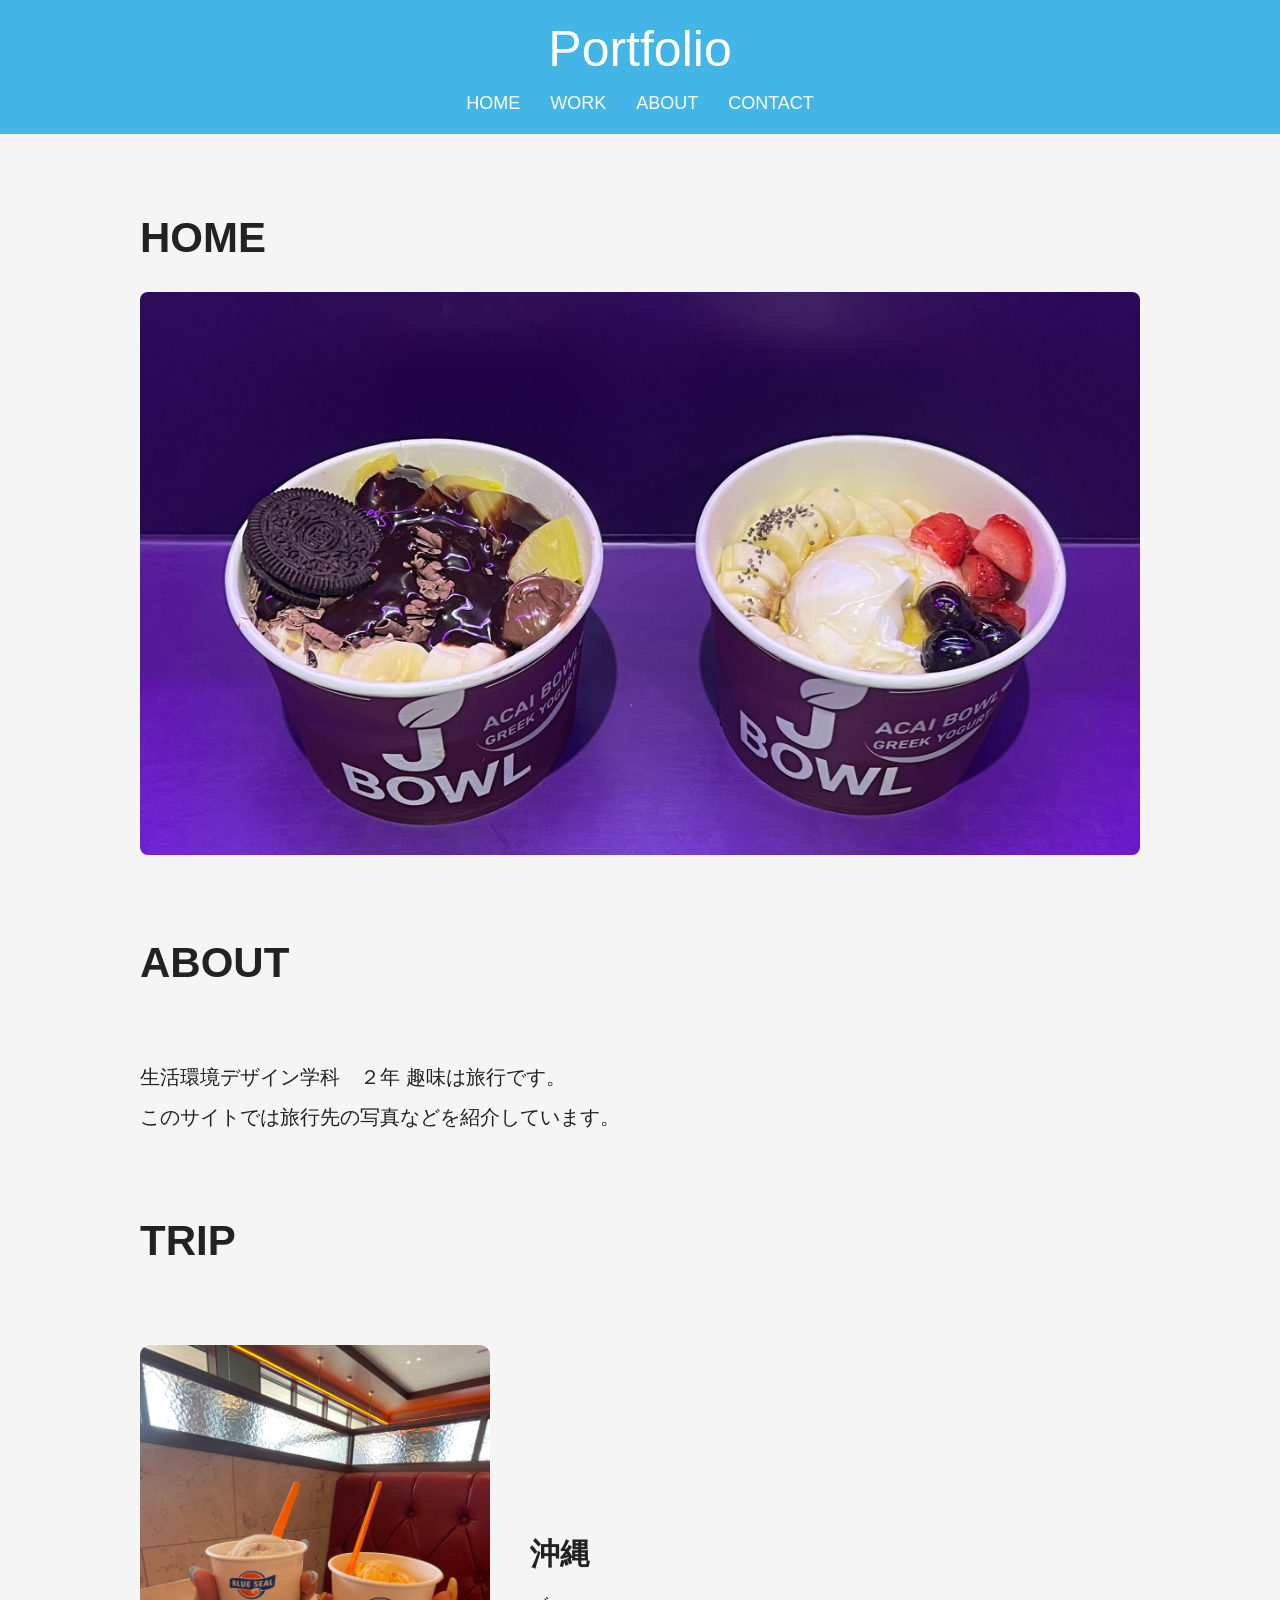
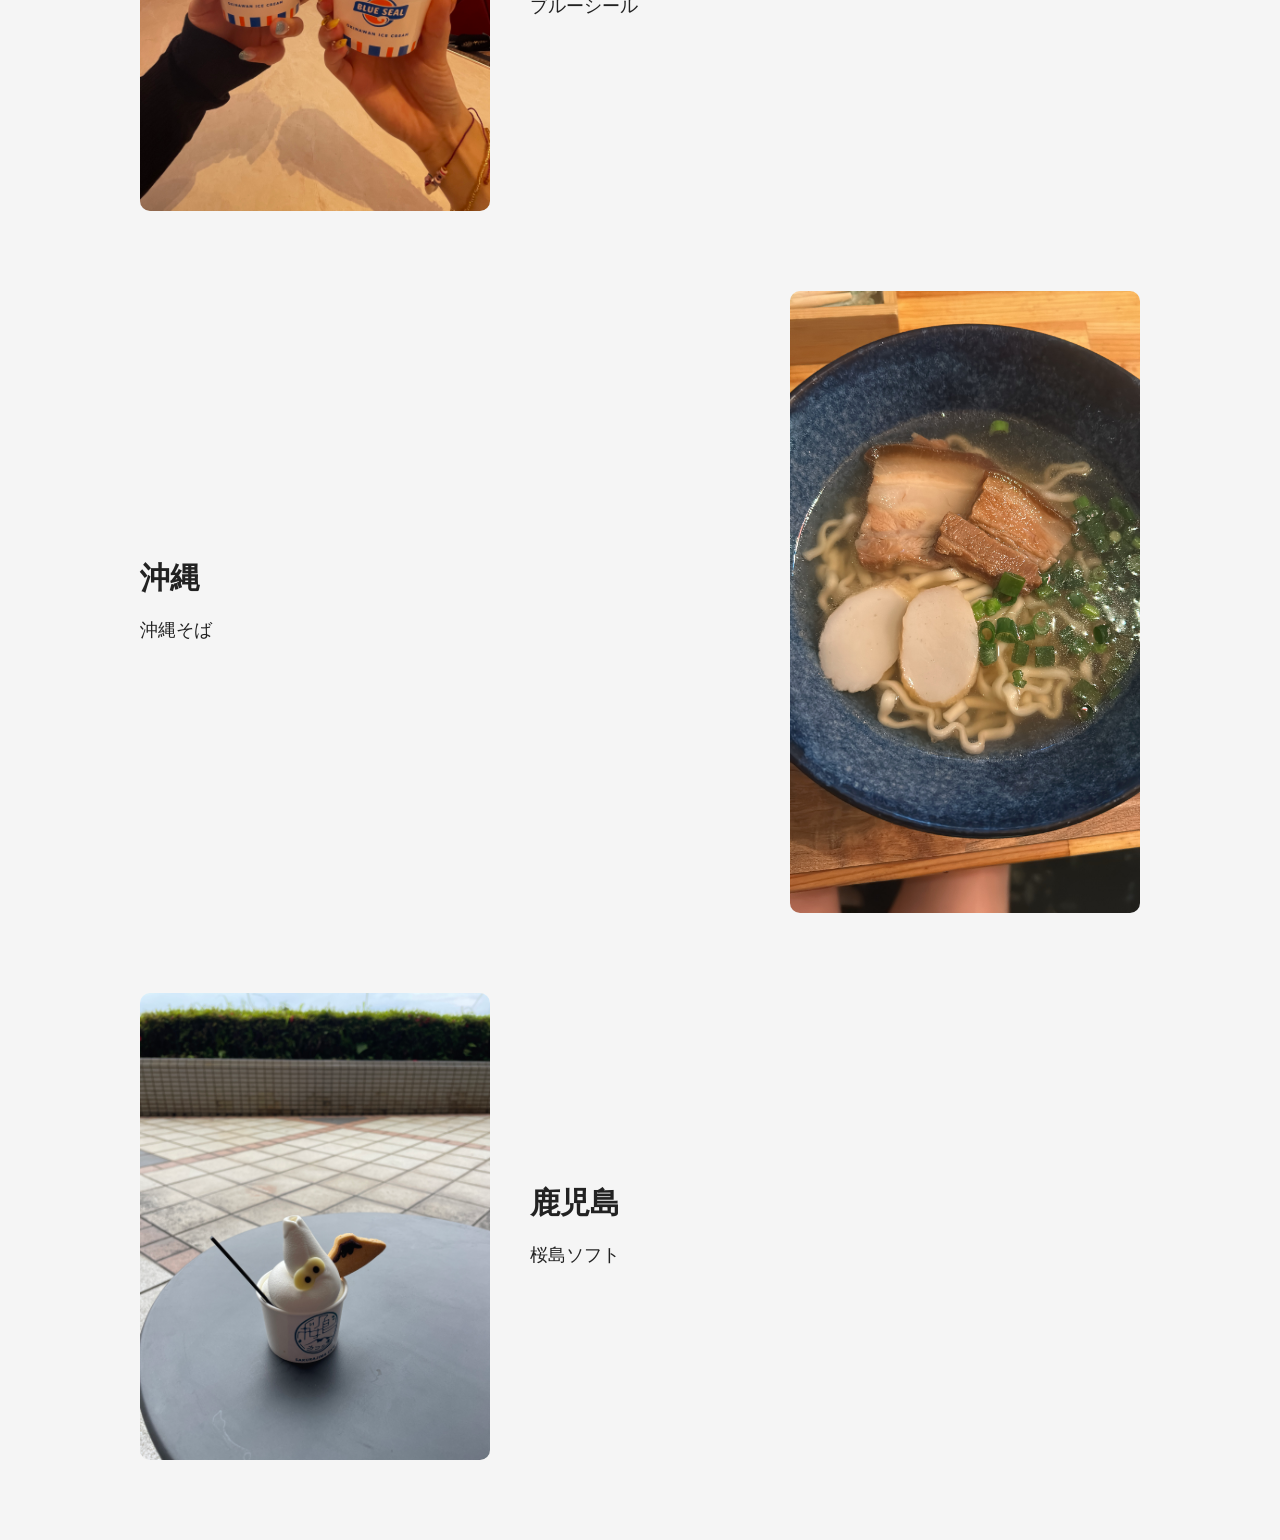
<file: index.html>
<!DOCTYPE html>
<html lang="ja">
<head>
    <meta charset="UTF-8">
    <meta name="viewport" content="width=device-width, initial-scale=1.0">
    <title>Portfolio</title>
    <link rel="stylesheet" href="style.css">
</head>
<body>

<header>
    <h1>Portfolio</h1>
    <nav>
        <ul>
          <li><a href="index.html#home">HOME</a></li>
            <li><a href="work.html">WORK</a></li>
            <li><a href="index.html#about">ABOUT</a></li>
            <li><a href="contact.html">CONTACT</a></li>
        </ul>
    </nav>
</header>

<section id="home">
    <h2>HOME</h2>
     <img src="image/IMG_6013.JPG" alt="Home">
    
</section>

<section id="about">
    <h2>ABOUT</h2>
    <p>
        <br>
        生活環境デザイン学科　２年
        趣味は旅行です。<br>
        このサイトでは旅行先の写真などを紹介しています。
    </p>
</section>

<section id="trip">
    <h2>TRIP</h2>

    <div class="trip-item">
        <img src="image/IMG_1699.JPG" alt="">
        <div class="text">
            <h3>沖縄</h3>
            <p>ブルーシール</p>
        </div>
    </div>

    <div class="trip-item reverse">
        <img src="image/IMG_5070.JPG" alt="">
        <div class="text">
            <h3>沖縄</h3>
            <p>沖縄そば</p>
        </div>
    </div>

    <div class="trip-item">
        <img src="image/IMG_3855.JPG" alt="">
        <div class="text">
            <h3>鹿児島</h3>
            <p>桜島ソフト</p>
        </div>
    </div>

</section>

<script src="script.js"></script>
</body>
</html>
</file>
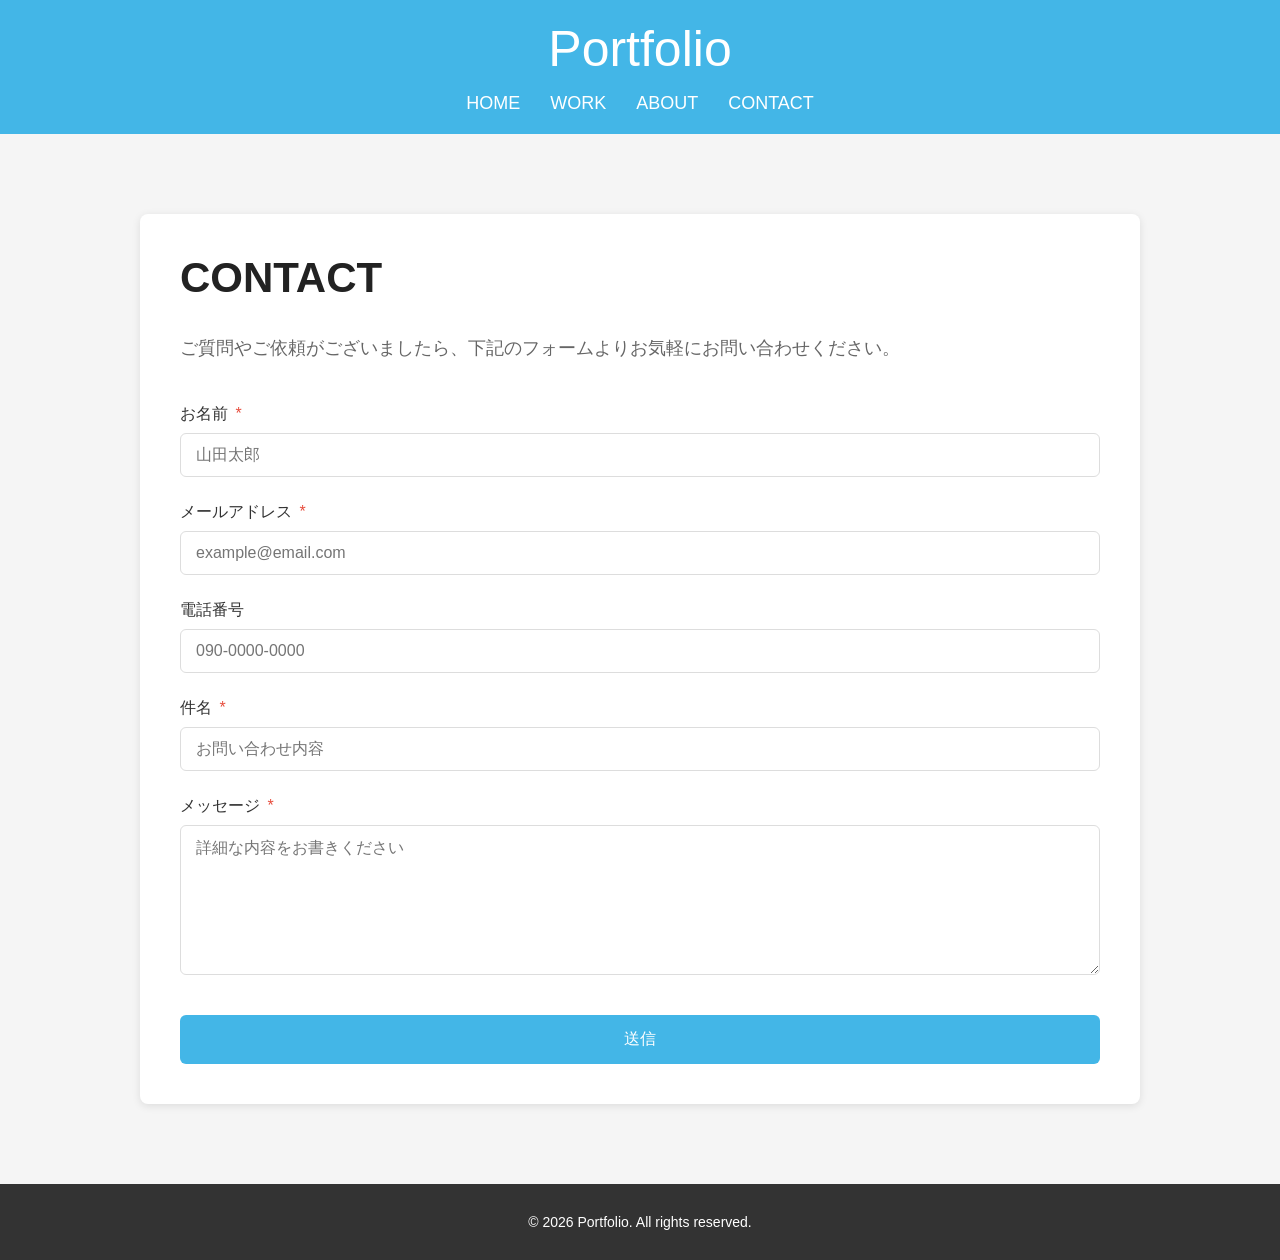
<file: contact.html>
<!DOCTYPE html>
<html lang="ja">
<head>
    <meta charset="UTF-8">
    <meta name="viewport" content="width=device-width, initial-scale=1.0">
    <title>お問い合わせ - Portfolio</title>
    <link rel="stylesheet" href="style.css">
</head>
<body>

<header>
    <h1>Portfolio</h1>
    <nav>
        <ul>
            <li><a href="index.html#home">HOME</a></li>
            <li><a href="work.html">WORK</a></li>
            <li><a href="index.html#about">ABOUT</a></li>
            <li><a href="contact.html">CONTACT</a></li>
        </ul>
    </nav>
</header>

<section id="contact-page">
    <h2>CONTACT</h2>
    <p class="contact-intro">
        ご質問やご依頼がございましたら、下記のフォームよりお気軽にお問い合わせください。
    </p>

    <form class="contact-form" action="#" method="POST">
        <div class="form-group">
            <label for="name">お名前 <span class="required">*</span></label>
            <input 
                type="text" 
                id="name" 
                name="name" 
                required
                placeholder="山田太郎"
            >
        </div>

        <div class="form-group">
            <label for="email">メールアドレス <span class="required">*</span></label>
            <input 
                type="email" 
                id="email" 
                name="email" 
                required
                placeholder="example@email.com"
            >
        </div>

        <div class="form-group">
            <label for="phone">電話番号</label>
            <input 
                type="tel" 
                id="phone" 
                name="phone" 
                placeholder="090-0000-0000"
            >
        </div>

        <div class="form-group">
            <label for="subject">件名 <span class="required">*</span></label>
            <input 
                type="text" 
                id="subject" 
                name="subject" 
                required
                placeholder="お問い合わせ内容"
            >
        </div>

        <div class="form-group">
            <label for="message">メッセージ <span class="required">*</span></label>
            <textarea 
                id="message" 
                name="message" 
                required
                rows="6"
                placeholder="詳細な内容をお書きください"
            ></textarea>
        </div>

        <button type="submit" class="submit-btn">送信</button>
    </form>
</section>

<footer>
    <p>&copy; 2026 Portfolio. All rights reserved.</p>
</footer>

</body>
</html>
</file>
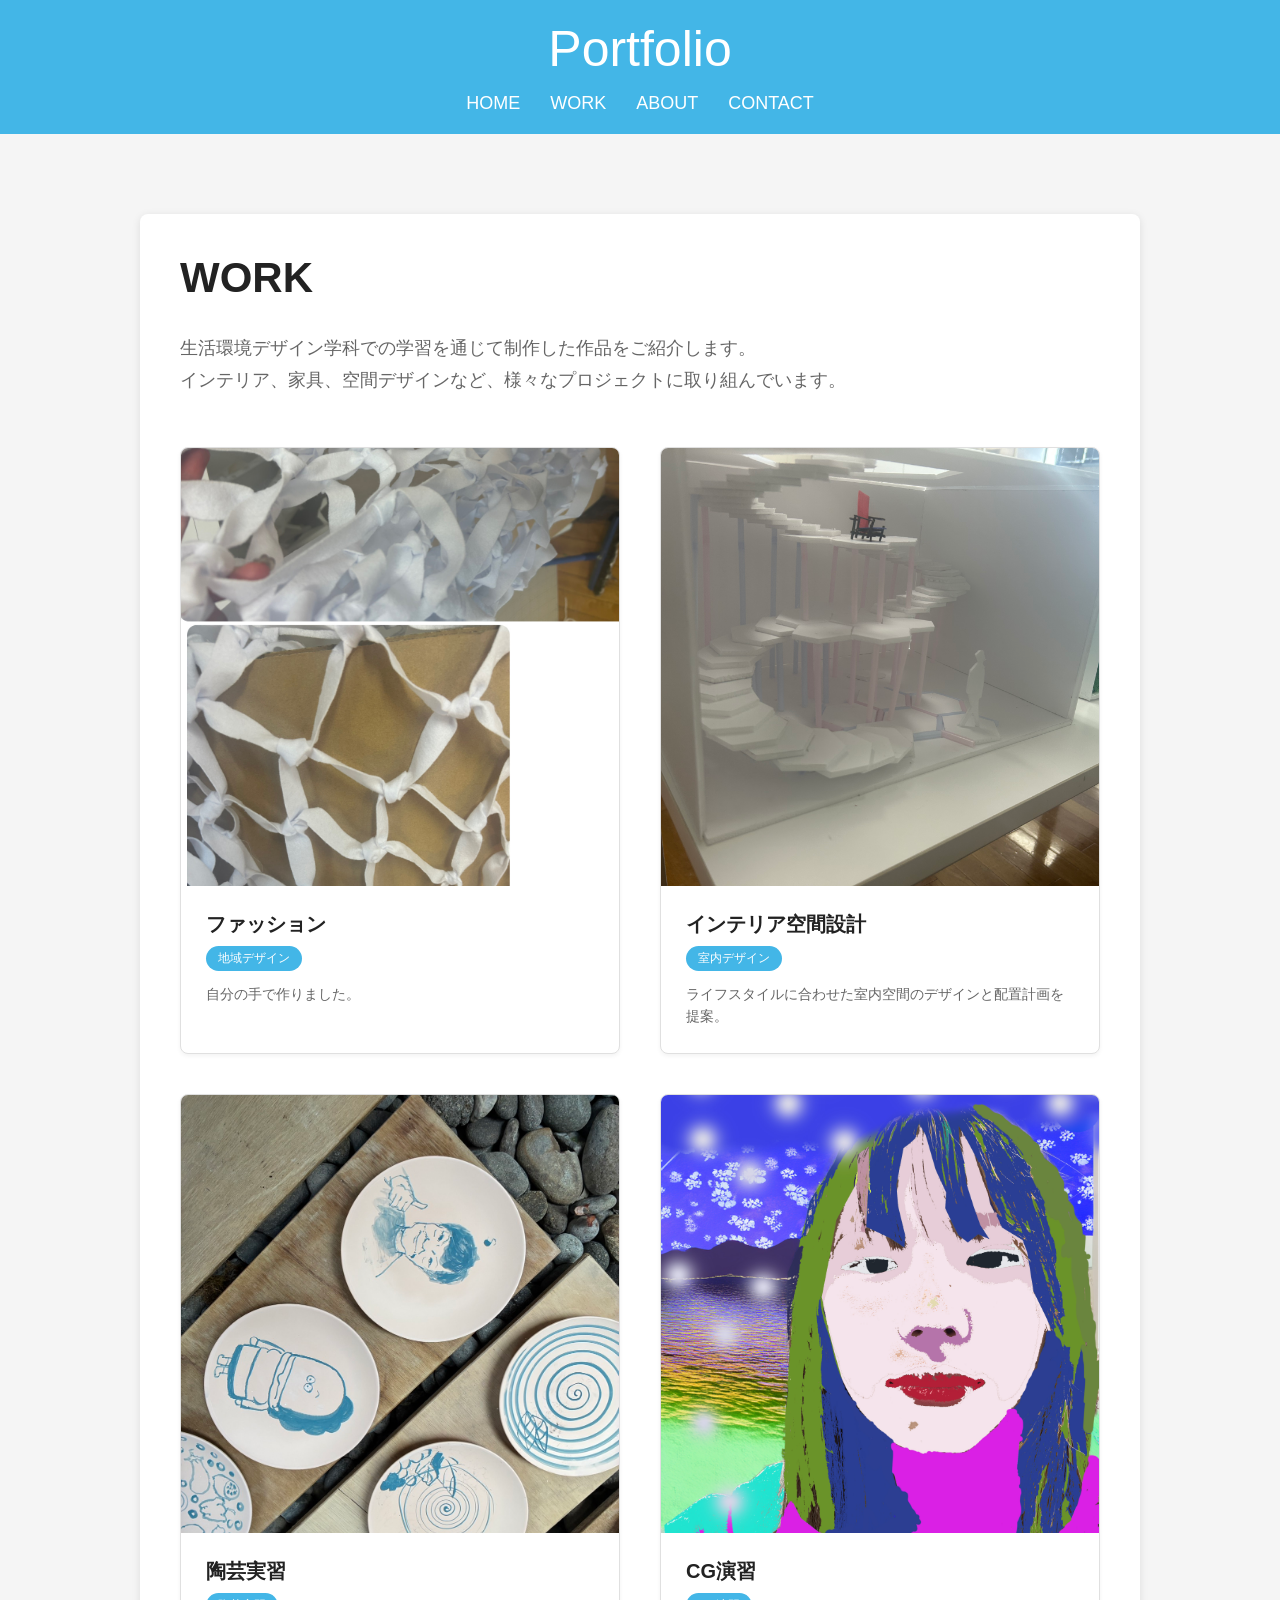
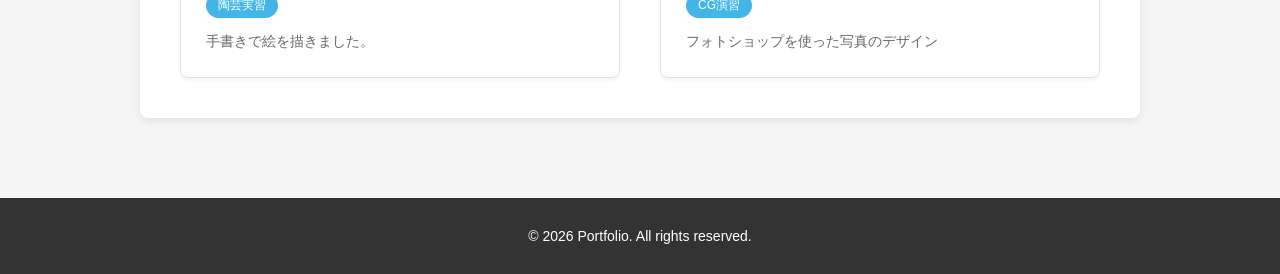
<file: work.html>
<!DOCTYPE html>
<html lang="ja">
<head>
    <meta charset="UTF-8">
    <meta name="viewport" content="width=device-width, initial-scale=1.0">
    <title>作品 - Portfolio</title>
    <link rel="stylesheet" href="style.css">
</head>
<body>

<header>
    <h1>Portfolio</h1>
    <nav>
        <ul>
            <li><a href="index.html#home">HOME</a></li>
            <li><a href="work.html">WORK</a></li>
            <li><a href="index.html#about">ABOUT</a></li>
            <li><a href="contact.html">CONTACT</a></li>
        </ul>
    </nav>
</header>

<section id="work-hero">
</section>

<section id="work-page">
    <h2>WORK</h2>
    <p class="work-intro">
        生活環境デザイン学科での学習を通じて制作した作品をご紹介します。<br>
        インテリア、家具、空間デザインなど、様々なプロジェクトに取り組んでいます。
    </p>

    <div class="work-grid">
        <div class="work-card">
            <img src="image/h.JPG" alt="作品1">
            <div class="work-info">
                <h3>ファッション</h3>
                <p class="work-category">地域デザイン</p>
                <p class="work-description">
                    自分の手で作りました。
                </p>
            </div>
        </div>

        <div class="work-card">
            <img src="image/IMG_1591.jpg" alt="作品2">
            <div class="work-info">
                <h3>インテリア空間設計</h3>
                <p class="work-category">室内デザイン</p>
                <p class="work-description">
                    ライフスタイルに合わせた室内空間のデザインと配置計画を提案。
                </p>
            </div>
        </div>

        <div class="work-card">
            <img src="image/IMG_3323.JPG" alt="作品3">
            <div class="work-info">
                <h3>陶芸実習</h3>
                <p class="work-category">陶芸実習</p>
                <p class="work-description">
                    手書きで絵を描きました。
                </p>
            </div>
        </div>

        <div class="work-card">
            <img src="image/0831.JPG" alt="作品4">
            <div class="work-info">
                <h3>CG演習</h3>
                <p class="work-category">CG演習
                </p>
                <p class="work-description">
                    フォトショップを使った写真のデザイン
                </p>
            </div>
        </div>

        
    </div>
</section>

<footer>
    <p>&copy; 2026 Portfolio. All rights reserved.</p>
</footer>

</body>
</html>
</file>
<file: style.css>
*{
    margin:0;
    padding:0;
    box-sizing:border-box;
    font-family: "Yu Gothic", sans-serif;
}

body{
    background:#f5f5f5;
    color:#222;
}

header{
    background:#43B6E7;
    color:white;
    height:auto;
    display:flex;
    flex-direction:column;
    justify-content:center;
    align-items:center;
    padding:20px 0;
}

header h1{
    font-size:50px;
    font-weight:300;
    margin:0;
}

header nav ul{
    display:flex;
    gap:30px;
    margin-top:15px;
    list-style:none;
}

header nav a{
    color:white;
    text-decoration:none;
    font-size:18px;
}

header nav a:hover{
    opacity:0.8;
}

section{
    width:80%;
    max-width:1000px;
    margin:80px auto;
}

section h2{
    font-size:42px;
    margin-bottom:30px;
}

#home img{
    width:100%;
    aspect-ratio: 16 / 9;
    object-fit: cover;
    border-radius:8px;
}

#work-hero{
    width:100%;
}

#work-hero img{
    width:100%;
    height:400px;
    object-fit:cover;
    display:block;
}

#about p{
    font-size:20px;
    line-height:2;
}

.trip-item{
    display:flex;
    align-items:center;
    gap:40px;
    margin:80px 0;
}

.trip-item img{
    width:350px;
    border-radius:10px;
}

.trip-item .text{
    flex:1;
}

.trip-item h3{
    font-size:30px;
    margin-bottom:15px;
}

.trip-item p{
    font-size:18px;
    line-height:1.8;
}

.reverse{
    flex-direction:row-reverse;
}

/* Contact Page Styles */
#contact-page{
    background:white;
    padding:40px;
    border-radius:8px;
    box-shadow:0 2px 8px rgba(0,0,0,0.1);
}

.contact-intro{
    font-size:18px;
    color:#666;
    margin-bottom:40px;
    line-height:1.8;
}

.contact-form{
    display:flex;
    flex-direction:column;
    gap:25px;
}

.form-group{
    display:flex;
    flex-direction:column;
    gap:8px;
}

.form-group label{
    font-size:16px;
    font-weight:500;
    color:#333;
}

.required{
    color:#e74c3c;
    margin-left:3px;
}

.form-group input,
.form-group textarea{
    padding:12px 15px;
    border:1px solid #ddd;
    border-radius:6px;
    font-size:16px;
    font-family:inherit;
    transition:border-color 0.3s;
}

.form-group input:focus,
.form-group textarea:focus{
    outline:none;
    border-color:#43B6E7;
    box-shadow:0 0 0 3px rgba(67, 182, 231, 0.1);
}

.form-group textarea{
    resize:vertical;
    min-height:150px;
}

.submit-btn{
    background:#43B6E7;
    color:white;
    border:none;
    padding:14px 30px;
    font-size:16px;
    font-weight:500;
    border-radius:6px;
    cursor:pointer;
    transition:background 0.3s, transform 0.2s;
    margin-top:15px;
}

.submit-btn:hover{
    background:#2a9dd1;
    transform:translateY(-2px);
}

.submit-btn:active{
    transform:translateY(0);
}

footer{
    background:#333;
    color:white;
    text-align:center;
    padding:30px;
    margin-top:80px;
    font-size:14px;
}

/* Work Page Styles */
#work-page{
    background:white;
    padding:40px;
    border-radius:8px;
    box-shadow:0 2px 8px rgba(0,0,0,0.1);
}

.work-intro{
    font-size:18px;
    color:#666;
    margin-bottom:50px;
    line-height:1.8;
}

.work-grid{
    display:grid;
    grid-template-columns:repeat(auto-fit, minmax(300px, 1fr));
    gap:40px;
}

.work-card{
    background:white;
    border:1px solid #e0e0e0;
    border-radius:8px;
    overflow:hidden;
    transition:transform 0.3s, box-shadow 0.3s;
    box-shadow:0 2px 4px rgba(0,0,0,0.05);
}

.work-card:hover{
    transform:translateY(-8px);
    box-shadow:0 8px 16px rgba(0,0,0,0.15);
}

.work-card img{
    width:100%;
    aspect-ratio:1 / 1;
    object-fit:cover;
    display:block;
}

.work-info{
    padding:25px;
}

.work-card h3{
    font-size:20px;
    margin-bottom:8px;
    color:#222;
}

.work-category{
    display:inline-block;
    background:#43B6E7;
    color:white;
    padding:4px 12px;
    border-radius:20px;
    font-size:12px;
    font-weight:500;
    margin-bottom:12px;
}

.work-description{
    font-size:14px;
    color:#666;
    line-height:1.6;
}

@media(max-width:768px){

header{
    padding:15px 0;
}

header h1{
    font-size:32px;
}

header nav ul{
    gap:20px;
}

section{
    width:90%;
    margin:50px auto;
}

section h2{
    font-size:30px;
}

.trip-item,
.reverse{
    flex-direction:column;
}

.trip-item img{
    width:100%;
}

#about p{
    font-size:16px;
}

.work-grid{
    grid-template-columns:1fr;
    gap:30px;
}

.work-card h3{
    font-size:18px;
}

.work-intro{
    font-size:16px;
}

}

.trip-item{
    opacity:0;
    transform:translateY(40px);
    transition:.8s;
}

.trip-item.show{
    opacity:1;
    transform:translateY(0);
}
</file>
